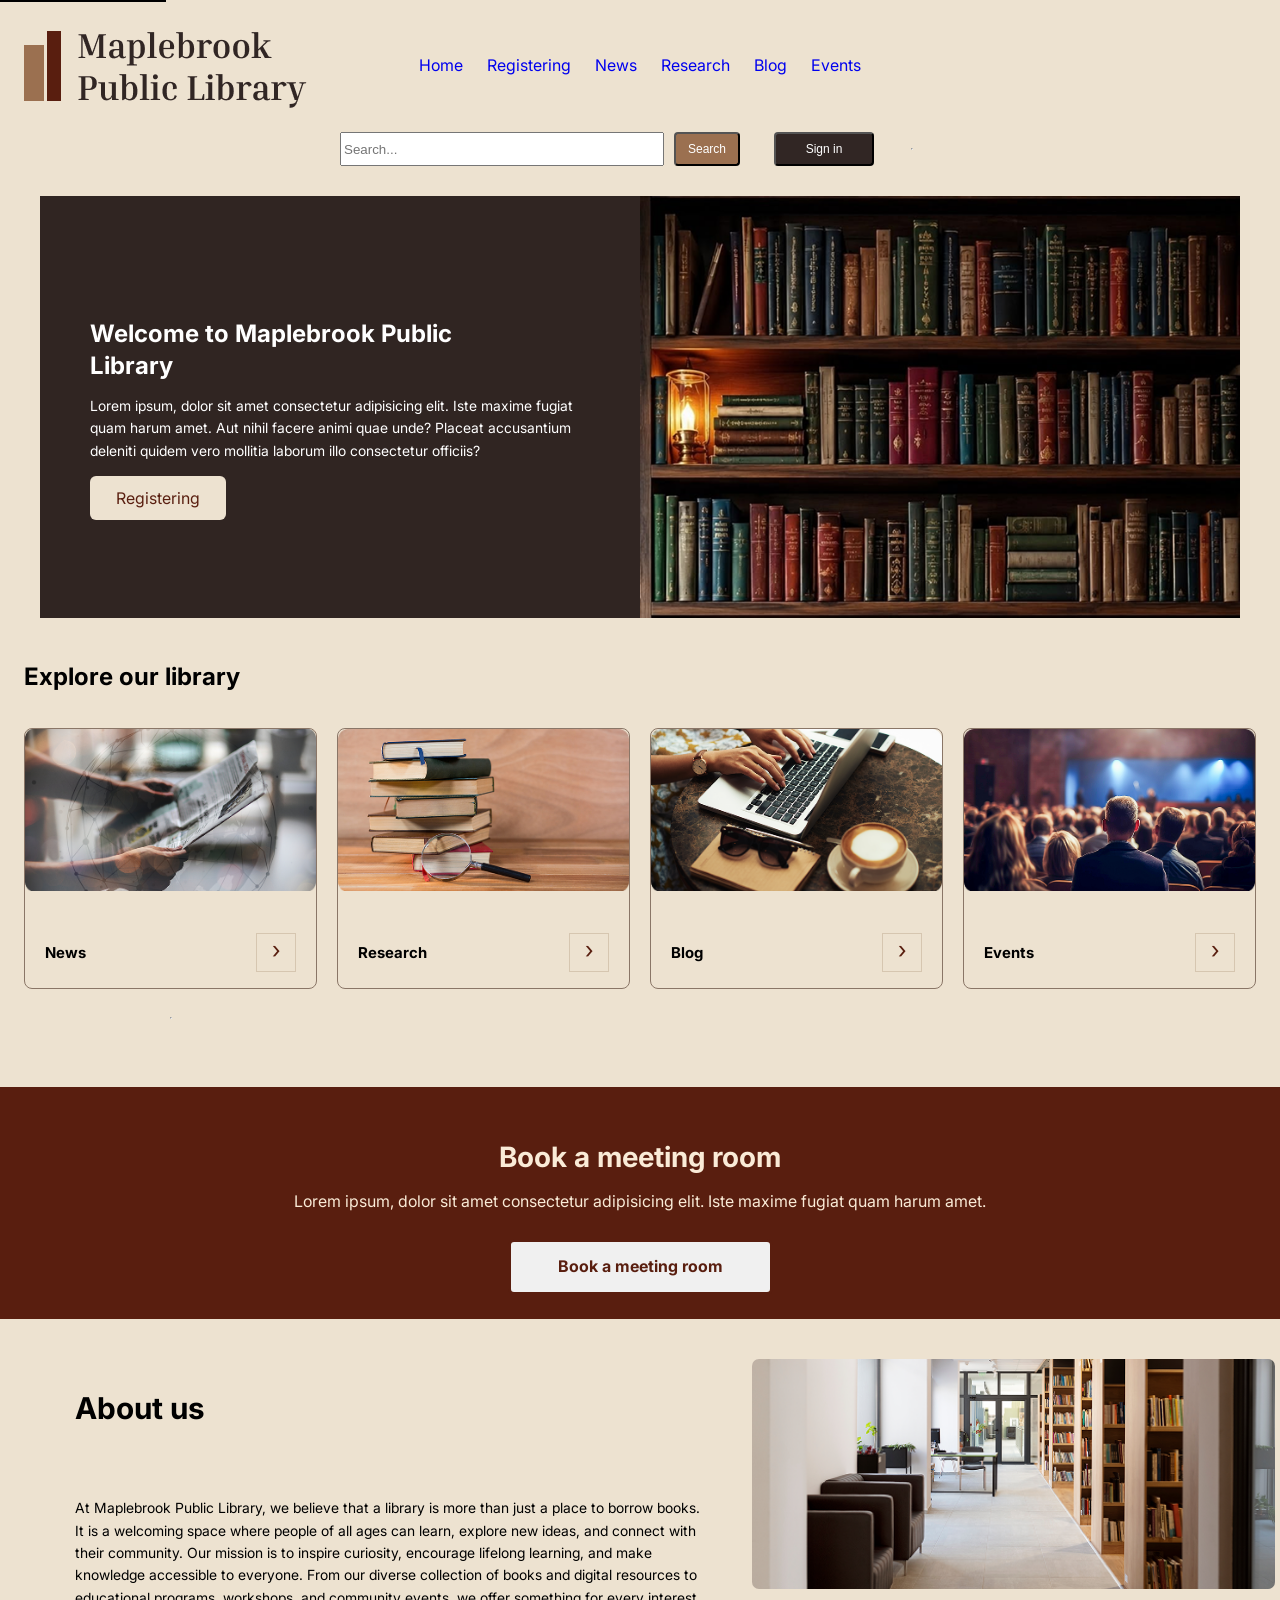
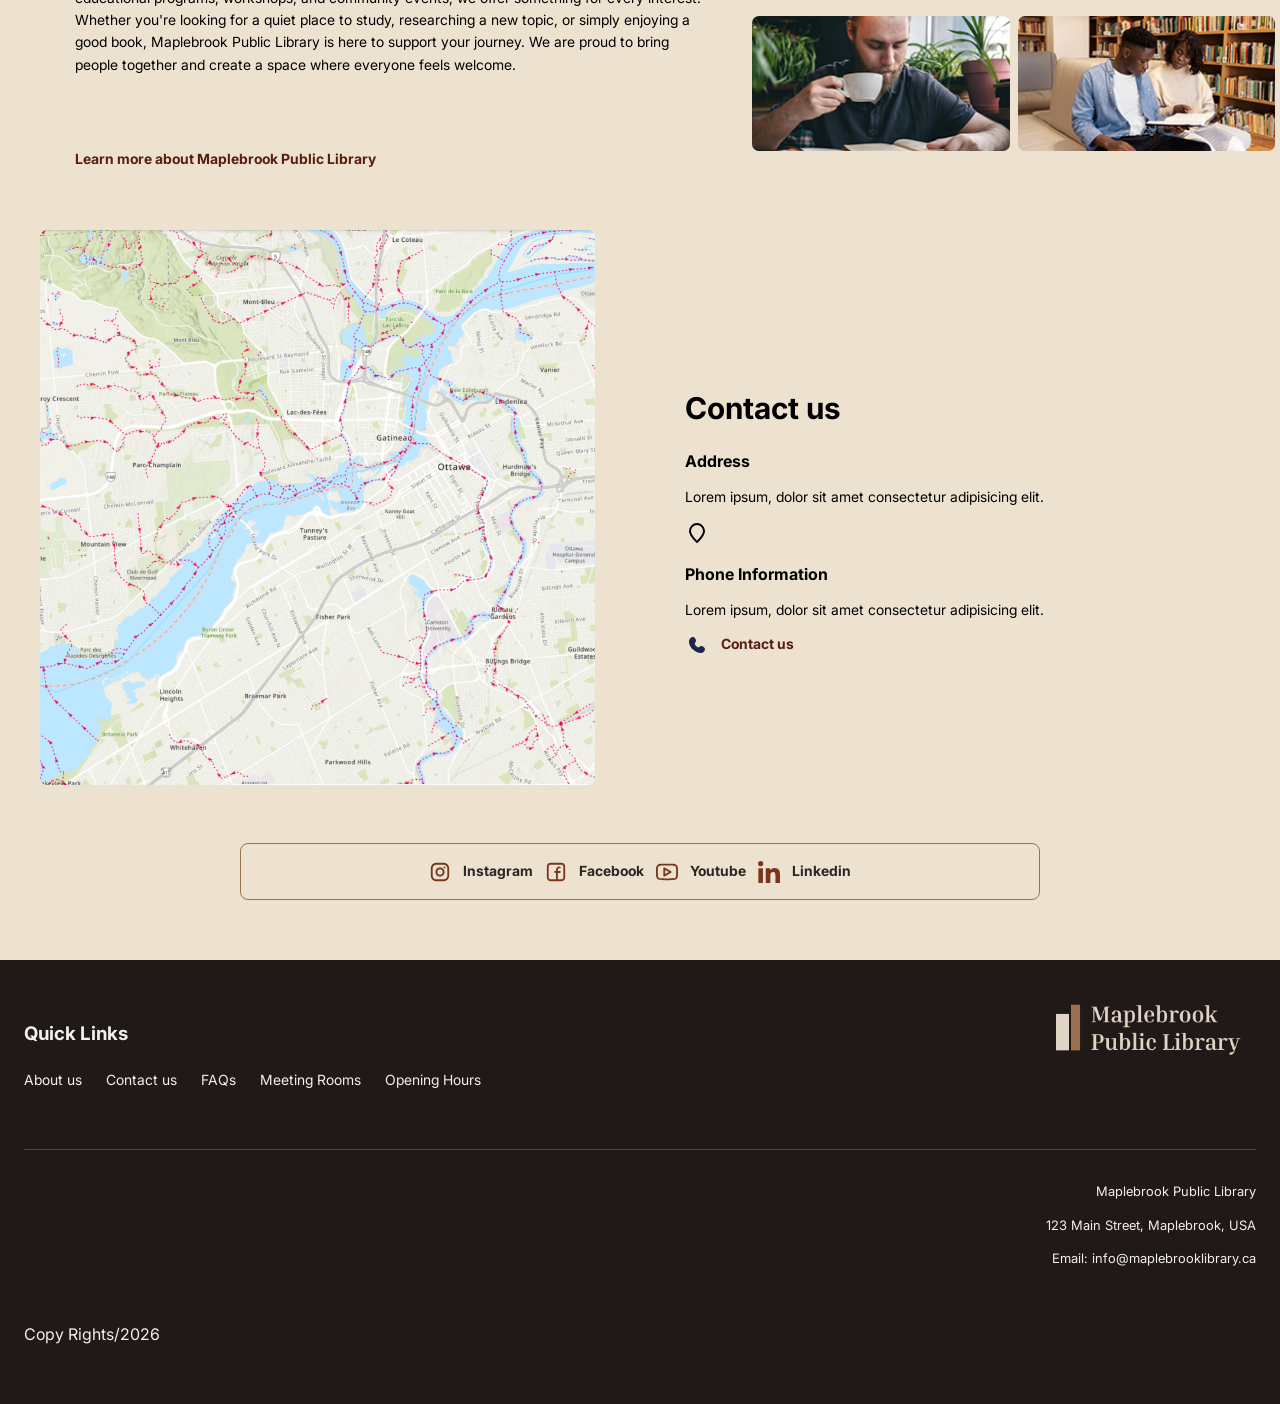
<file: index.html>
<!DOCTYPE html>
<html lang="en">
<!-- Structured Data: Library -->
<script type="application/ld+json">
{
  "@context": "https://schema.org",
  "@type": "Library",
  "name": "Maplebrook Public Library",
  "url": "https://kimia-sm.github.io/Week-11/",
  "description": "Explore books, digital resources, community events, and learning opportunities at Maplebrook Public Library."
}
</script>

<head>
  <meta charset="UTF-8">
  <link rel="stylesheet" href="./styles.css">
  <meta name="viewport" content="width=device-width, initial-scale=1.0">
  <meta name="description"
    content="Discover Maplebrook Public Library, your place to explore books, digital resources, community events, and learning opportunities for readers of all ages.">
  <title>Books & Community Resources | Maplebrook Public Library</title>
  <link rel="canonical" href="https://kimia-sm.github.io/Week-11/">
  <meta property="og:title" content="Maplebrook Public Library">
  <meta property="og:description"
    content="The place to explore books, digital resources, community events, and learning opportunities">
  <meta property="og:image" content="https://kimia-sm.github.io/Week-11/Images/HeroImage.png">
  <meta property="og:url" content="https://kimia-sm.github.io/Week-11/">
  <meta property="og:type" content="website">
</head>

<body>
  <a href="#main" class="skip-link">Skip to main content</a>

  <!-- Header -->
  <header class="site-header">
    <img src="Images/LOGO.png" alt="Maplebrook Public Library Logo">

    <!-- Main Navigation -->

    <nav class="main-nav" aria-label="Main">
      <ul>
        <li><a href="index.html" class="active">Home</a></li>
        <li><a href="Registering.html">Registering</a></li>
        <li><a href="News.html">News</a></li>
        <li><a href="Researches.html">Research</a></li>
        <li><a href="Blog.html">Blog</a></li>
        <li><a href="Events.html">Events</a></li>
      </ul>
    </nav>
  </header>
  <div class="search-container">
    <search class="search-bar">
      <input type="text" placeholder="Search...">
      <button type="submit" class="search-button">Search</button>
    </search>
    <button class="log-in-button" onclick="window.location.href='Login.html'">Sign in</button>
    <hr>
  </div>

  <!-- Main Content -->
  <main id="main">

    <!-- Hero Section -->
    <div class="hero">
      <div class="hero-copy">
        <h1>Welcome to Maplebrook Public Library</h1>
        <p>Lorem ipsum, dolor sit amet consectetur adipisicing elit. Iste maxime fugiat quam harum amet. Aut nihil
          facere animi quae unde? Placeat accusantium deleniti quidem vero mollitia laborum illo consectetur officiis?
        </p>
        <a class="register-link" href="Registering.html">Registering</a>
      </div>
      <img src="Images/HeroImage.png" class="hero-image"
        alt="Interior of Maplebrook Public Library with shelves of books" width="600" height="400">
    </div>

    <!-- Featured Content -->
    <section>
      <h2 class="featured-content">Explore our library</h2>
      <div class="card">
        <div class="card-container">
          <img src="Images/News.png" alt="Reading a newspaper" width="250" height="150">
          <br>
          <a href="News.html">News</a>
        </div>
        <div class="card-container">
          <img src="Images/Researches.png" alt="Several books for reading" width="250" height="150">
          <br>
          <a href="Researches.html">Research</a>
        </div>
        <div class="card-container">
          <img src="Images/Blog.png" alt="Typing on a laptop" width="250" height="150">
          <br>
          <a href="Blog.html">Blog</a>
        </div>
        <div class="card-container">
          <img src="Images/Events.png" alt="An event room with chairs and a projector" width="250" height="150">
          <br>
          <a href="Events.html">Events</a>
        </div>
        <hr>
      </div>
    </section>

    <!-- Meeting Room Booking -->
    <section class="meeting-room">
      <h2>
        Book a meeting room
      </h2>
      <p>Lorem ipsum, dolor sit amet consectetur adipisicing elit. Iste maxime fugiat quam harum amet.</p>
      <a class="booking" href="Events.html">Book a meeting room</a>

    </section>

    <!-- About us -->
    <section class="about-section">
      <div class="about-copy">
        <h2>
          About us
        </h2>
        <br>
        <p>At Maplebrook Public Library, we believe that a library is more than just a place to borrow books. It is a
          welcoming space where people of all ages can learn, explore new ideas, and connect with their community.

          Our mission is to inspire curiosity, encourage lifelong learning, and make knowledge accessible to everyone.
          From our diverse collection of books and digital resources to educational programs, workshops, and community
          events, we offer something for every interest.

          Whether you're looking for a quiet place to study, researching a new topic, or simply enjoying a good book,
          Maplebrook Public Library is here to support your journey. We are proud to bring people together and create a
          space where everyone feels welcome.</p>
        <br>
        <a class="register-link" href="About-us.html">Learn more about Maplebrook Public Library</a>
      </div>
      <div class="about-photos">
        <img src="Images/Aboutus1.png" alt="The corridor of the library" width="300" height="200">
        <img src="Images/Aboutus2.png" alt="A man reading a book with a cup of coffee" width="300" height="200">
        <img src="Images/Aboutus3.png" alt="Group study section of the library" width="300" height="200">
      </div>
    </section>

    <!-- Contact us -->
    <section class="contact-section">
      <div class="contact-map">
        <img src="Images/Map.picture.png" alt="Map of the library location">
      </div>
      <div class="contact-copy">
        <h2>Contact us</h2>
        <h3>Address</h3>
        <p>Lorem ipsum, dolor sit amet consectetur adipisicing elit.</p>
        <a class="register-link" href="https://www.google.ca/maps" target="_blank" rel="noopener noreferrer"
          aria-label="Find Maplebrook Public Library on Google Maps">
          <img src="Icons/location-pin-alt-svgrepo-com.svg" alt="">
        </a>
        <h3>Phone Information</h3>
        <p>Lorem ipsum, dolor sit amet consectetur adipisicing elit.</p>
        <img src="Icons/phone-rounded-svgrepo-com.svg" alt="Phone icon">
        <a class="register-link" href="tel:437-456-7890" aria-label="Call Maplebrook Public Library">Contact us</a>
      </div>
    </section>

    <!-- Social Media -->
    <div class="social-nav">
      <img src="Icons/instagram-svgrepo-com.svg" alt="Instagram icon" width="24" height="24">
      <a href="https://www.instagram.com">Instagram</a>
      <img src="Icons/facebook-svgrepo-com.svg" alt="Facebook icon" width="24" height="24">
      <a href="https://www.facebook.com">Facebook </a>
      <img src="Icons/youtube-svgrepo-com.svg" alt="Youtube icon" width="24" height="24">
      <a href="https://www.youtube.com">Youtube </a>
      <img src="Icons/linkedin-logo-svgrepo-com.svg" alt="Linkedin icon" width="24" height="24">
      <a href="https://www.linkedin.com">Linkedin </a>
    </div>

  </main>

  <!-- main footer -->
  <footer class="site-footer">
    <div class="footer-brand">
      <img src="Images/Logo-Footer.png" alt="Maplebrook Public Library Logo" width="200" height="50">
    </div>
    <div class="footer-legal">
      <p>Maplebrook Public Library</p>
      <p>123 Main Street, Maplebrook, USA</p>
      <p>Email: info@maplebrooklibrary.ca</p>
    </div>
    <nav aria-label="Footer">
      <h3>Quick Links</h3>
      <ul>
        <li><a href="About-us.html">About us</a></li>
        <li><a href="Contact-us.html">Contact us</a></li>
        <li><a href="FAQ.html">FAQs</a></li>
        <li><a href="Events.html">Meeting Rooms</a></li>
        <li><a href="Registering.html">Opening Hours</a></li>
      </ul>
    </nav>
    <p>Copy Rights/2026</p>
  </footer>
</body>

</html>
</file>
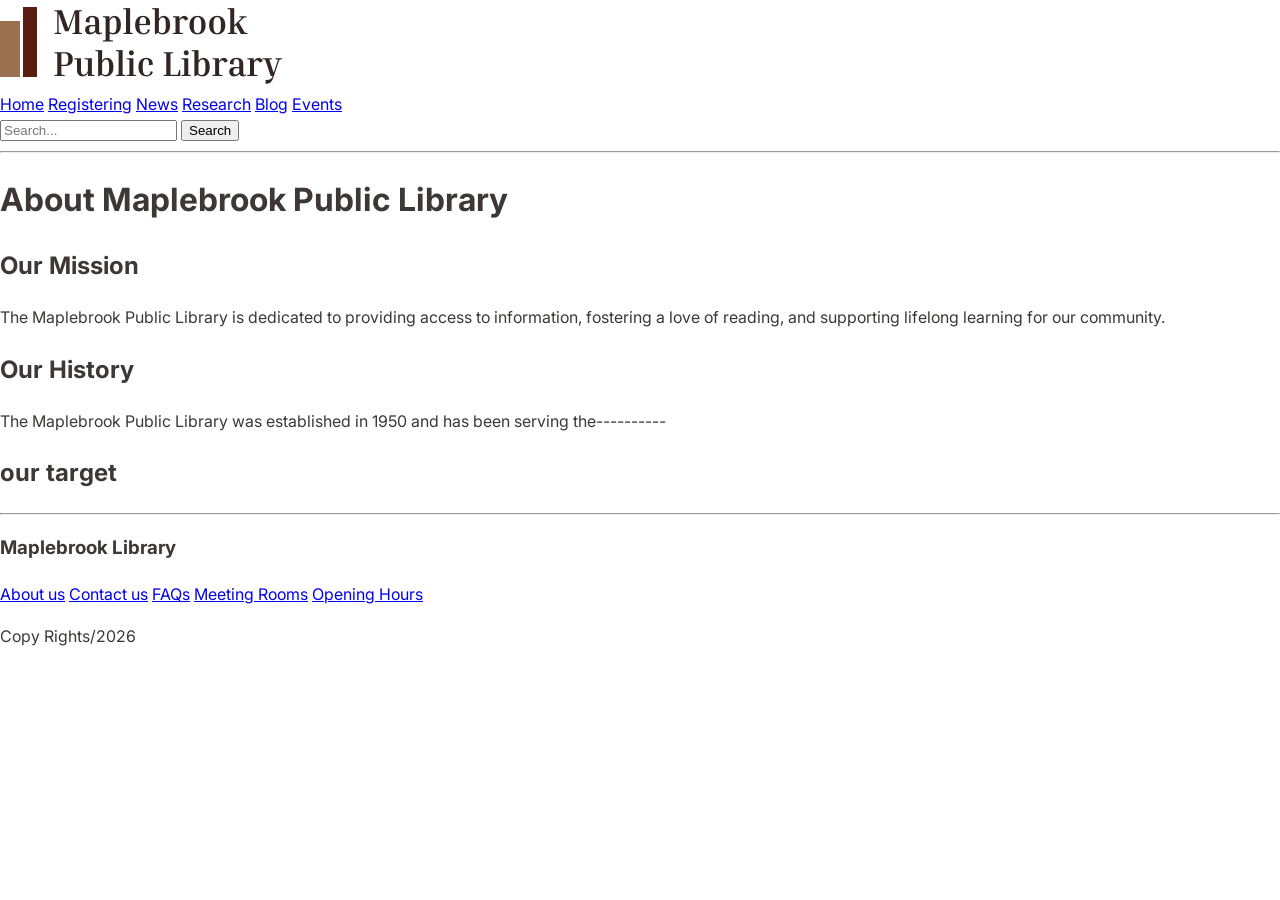
<file: About-us.html>
<!DOCTYPE html>
<html lang="en">

<head>
    <meta charset="UTF-8">
    <link rel="stylesheet" href="./styles.css">
    <meta name="viewport" content="width=device-width, initial-scale=1.0">
    <title>About us page</title>
    <style>
        body {
            font-family: Inter, Arial, sans-serif;
            color: #3d3737;
            background: #ffffff;
        }

        .tagline {
            color: #4e4e4e;
        }

        a:focus-visible {
            outline: 3px solid #0b319a;
            outline-offset: 3px;
        }

        .skip-link {
            position: absolute;
            top: -100px;
            left: 0;
            z-index: 100;
            background: #ffffff;
            padding: 8px 16px;
        }

        .skip-link:focus {
            top: 0;
        }
    </style>
</head>

<body>
    <!-- Header -->
    <header>
        <img src="Images/LOGO.png" alt="Maplebrook Public Library Logo">

        <!-- Main Navigation -->
        <nav aria-label="Main">
            <a href="index.html">Home</a>
            <a href="Registering.html">Registering</a>
            <a href="News.html">News</a>
            <a href="Researches.html">Research</a>
            <a href="Blog.html">Blog</a>
            <a href="Events.html">Events</a>
        </nav>
        <search>
            <form method="get" action="search_results.html">
                <input type="text" name="query" placeholder="Search...">
                <button type="submit">Search</button>
            </form>
        </search>
        <hr>
    </header>

    <h1>About Maplebrook Public Library</h1>
    <section>
        <h2>Our Mission</h2>
        <p>The Maplebrook Public Library is dedicated to providing access to information, fostering a love of reading,
            and supporting lifelong learning for our community.</p>

        <h2>Our History</h2>
        <p>The Maplebrook Public Library was established in 1950 and has been serving the----------

        <h2>our target</h2>
        <p></p>
        <hr>
        <!-- main footer -->
        <footer aria-label="Footer">
            <h3>Maplebrook Library</h3>
            <a href="About-us.html">About us</a>
            <a href="Contact-us.html">Contact us</a>
            <a href="FAQ.html">FAQs</a>
            <a href="Events.html">Meeting Rooms</a>
            <a href="Registering.html">Opening Hours</a>
            <p>Copy Rights/2026</p>
        </footer>
</body>

</html>
</file>
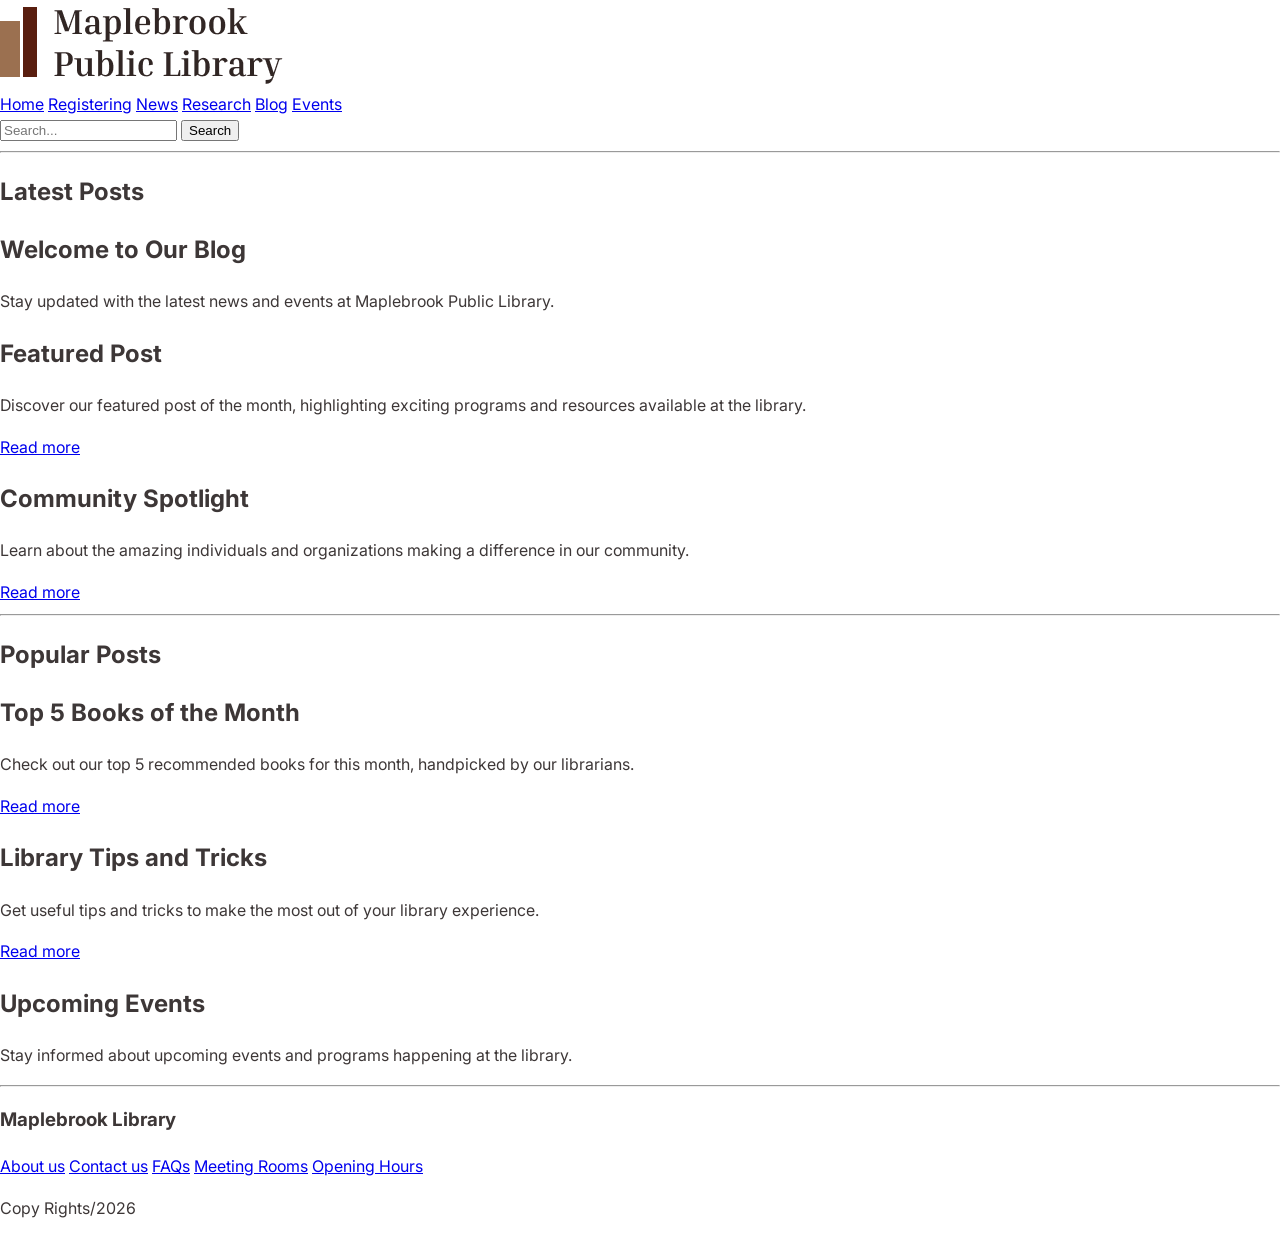
<file: Blog.html>
<!DOCTYPE html>
<html lang="en">

<head>
  <meta charset="UTF-8">
  <link rel="stylesheet" href="./styles.css">
  <meta name="viewport" content="width=device-width, initial-scale=1.0">
  <title>Blog page</title>
  <style>
    body {
      font-family: Inter, Arial, sans-serif;
      color: #3d3737;
      background: #ffffff;
    }

    .tagline {
      color: #4e4e4e;
    }

    a:focus-visible {
      outline: 3px solid #0b319a;
      outline-offset: 3px;
    }

    .skip-link {
      position: absolute;
      top: -100px;
      left: 0;
      z-index: 100;
      background: #ffffff;
      padding: 8px 16px;
    }

    .skip-link:focus {
      top: 0;
    }
  </style>
</head>

<body>
  <a href="#main" class="skip-link">Skip to main content</a>

  <!-- Header -->
  <header>
    <img src="Images/LOGO.png" alt="Maplebrook Public Library Logo">

    <!-- Main Navigation -->
    <nav aria-label="Main">
      <a href="index.html">Home</a>
      <a href="Registering.html">Registering</a>
      <a href="News.html">News</a>
      <a href="Researches.html">Research</a>
      <a href="Blog.html">Blog</a>
      <a href="Events.html">Events</a>
    </nav>
    <search>
      <form method="get" action="search_results.html">
        <input type="text" name="query" placeholder="Search...">
        <button type="submit">Search</button>
      </form>
    </search>
    <hr>
  </header>

  <!-- main content -->
  <main id="main">
    <section>
      <h1>Latest Posts</h1>
      <article>
        <h2>Welcome to Our Blog</h2>
        <p>Stay updated with the latest news and events at Maplebrook Public Library.</p>
      </article>
      <article>
        <h2>Featured Post</h2>
        <p>Discover our featured post of the month, highlighting exciting programs and resources available at
          the library.</p>
        <a href="https://www.maplebrooklibrary.ca/blog/featured-post">Read more</a>
      </article>
      <article>
        <h2>Community Spotlight</h2>
        <p>Learn about the amazing individuals and organizations making a difference in our community.</p>
        <a href="https://www.maplebrooklibrary.ca/blog/community-spotlight">Read more</a>
      </article>
    </section>
    <hr>

    <section>
      <h1>Popular Posts</h1>
      <article>
        <h2>Top 5 Books of the Month</h2>
        <p>Check out our top 5 recommended books for this month, handpicked by our librarians.</p>
        <a href="https://www.maplebrooklibrary.ca/blog/top-5-books">Read more</a>
      </article>
      <article>
        <h2>Library Tips and Tricks</h2>
        <p>Get useful tips and tricks to make the most out of your library experience.</p>
        <a href="https://www.maplebrooklibrary.ca/blog/library-tips">Read more</a>
      </article>
      <article>
        <h2>Upcoming Events</h2>
        <p>Stay informed about upcoming events and programs happening at the library.</p>
      </article>
      <hr>
    </section>
  </main>

  <!-- main footer -->
  <footer aria-label="Footer">
    <h3>Maplebrook Library</h3>
    <a href="About-us.html">About us</a>
    <a href="Contact-us.html">Contact us</a>
    <a href="FAQ.html">FAQs</a>
    <a href="Events.html">Meeting Rooms</a>
    <a href="Registering.html">Opening Hours</a>
    <p>Copy Rights/2026</p>
  </footer>
</body>

</html>
</file>
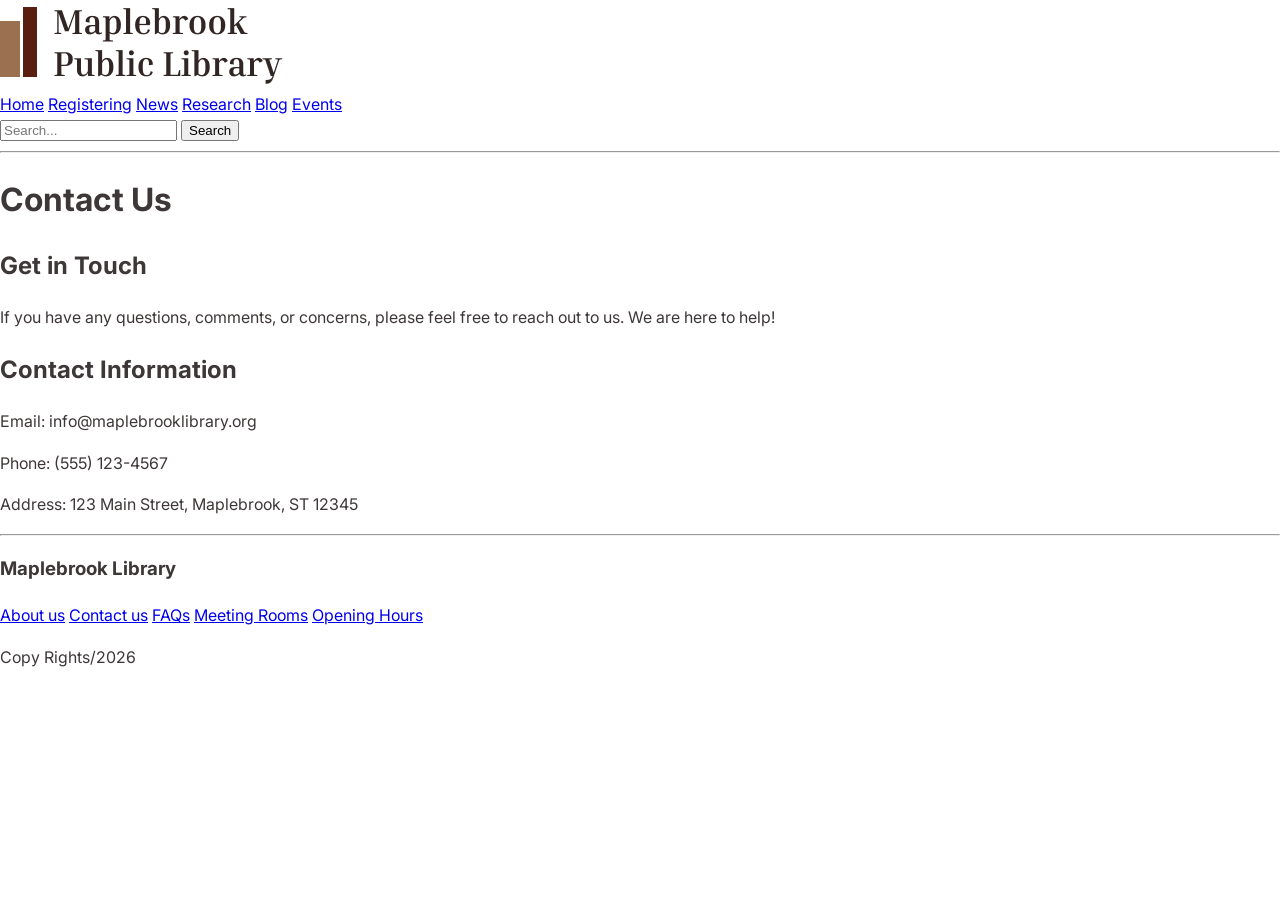
<file: Contact-us.html>
<!DOCTYPE html>
<html lang="en">

<head>
    <meta charset="UTF-8">
    <link rel="stylesheet" href="./styles.css">
    <meta name="viewport" content="width=device-width, initial-scale=1.0">
    <title>Contact Us page</title>
    <style>
        body {
            font-family: Inter, Arial, sans-serif;
            color: #3d3737;
            background: #ffffff;
        }

        .tagline {
            color: #4e4e4e;
        }

        a:focus-visible {
            outline: 3px solid #0b319a;
            outline-offset: 3px;
        }

        .skip-link {
            position: absolute;
            top: -100px;
            left: 0;
            z-index: 100;
            background: #ffffff;
            padding: 8px 16px;
        }

        .skip-link:focus {
            top: 0;
        }
    </style>
</head>

<body>
    <!-- Header -->
    <header>
        <img src="Images/LOGO.png" alt="Maplebrook Public Library Logo">

        <!-- Main Navigation -->
        <nav aria-label="Main">
            <a href="index.html">Home</a>
            <a href="Registering.html">Registering</a>
            <a href="News.html">News</a>
            <a href="Researches.html">Research</a>
            <a href="Blog.html">Blog</a>
            <a href="Events.html">Events</a>
        </nav>
        <search>
            <form method="get" action="search_results.html">
                <input type="text" name="query" placeholder="Search...">
                <button type="submit">Search</button>
            </form>
        </search>
        <hr>
    </header>
    <h1>Contact Us</h1>
    <section>
        <h2>Get in Touch</h2>
        <p>If you have any questions, comments, or concerns, please feel free to reach out to us. We are here to help!
        </p>

        <h2>Contact Information</h2>
        <p>Email: info@maplebrooklibrary.org</p>
        <p>Phone: (555) 123-4567</p>
        <p>Address: 123 Main Street, Maplebrook, ST 12345</p>
        <hr>
    </section>

    <!-- main footer -->
    <footer aria-label="Footer">
        <h3>Maplebrook Library</h3>
        <a href="About-us.html">About us</a>
        <a href="Contact-us.html">Contact us</a>
        <a href="FAQ.html">FAQs</a>
        <a href="Events.html">Meeting Rooms</a>
        <a href="Registering.html">Opening Hours</a>
        <p>Copy Rights/2026</p>
    </footer>
</body>

</html>
</file>
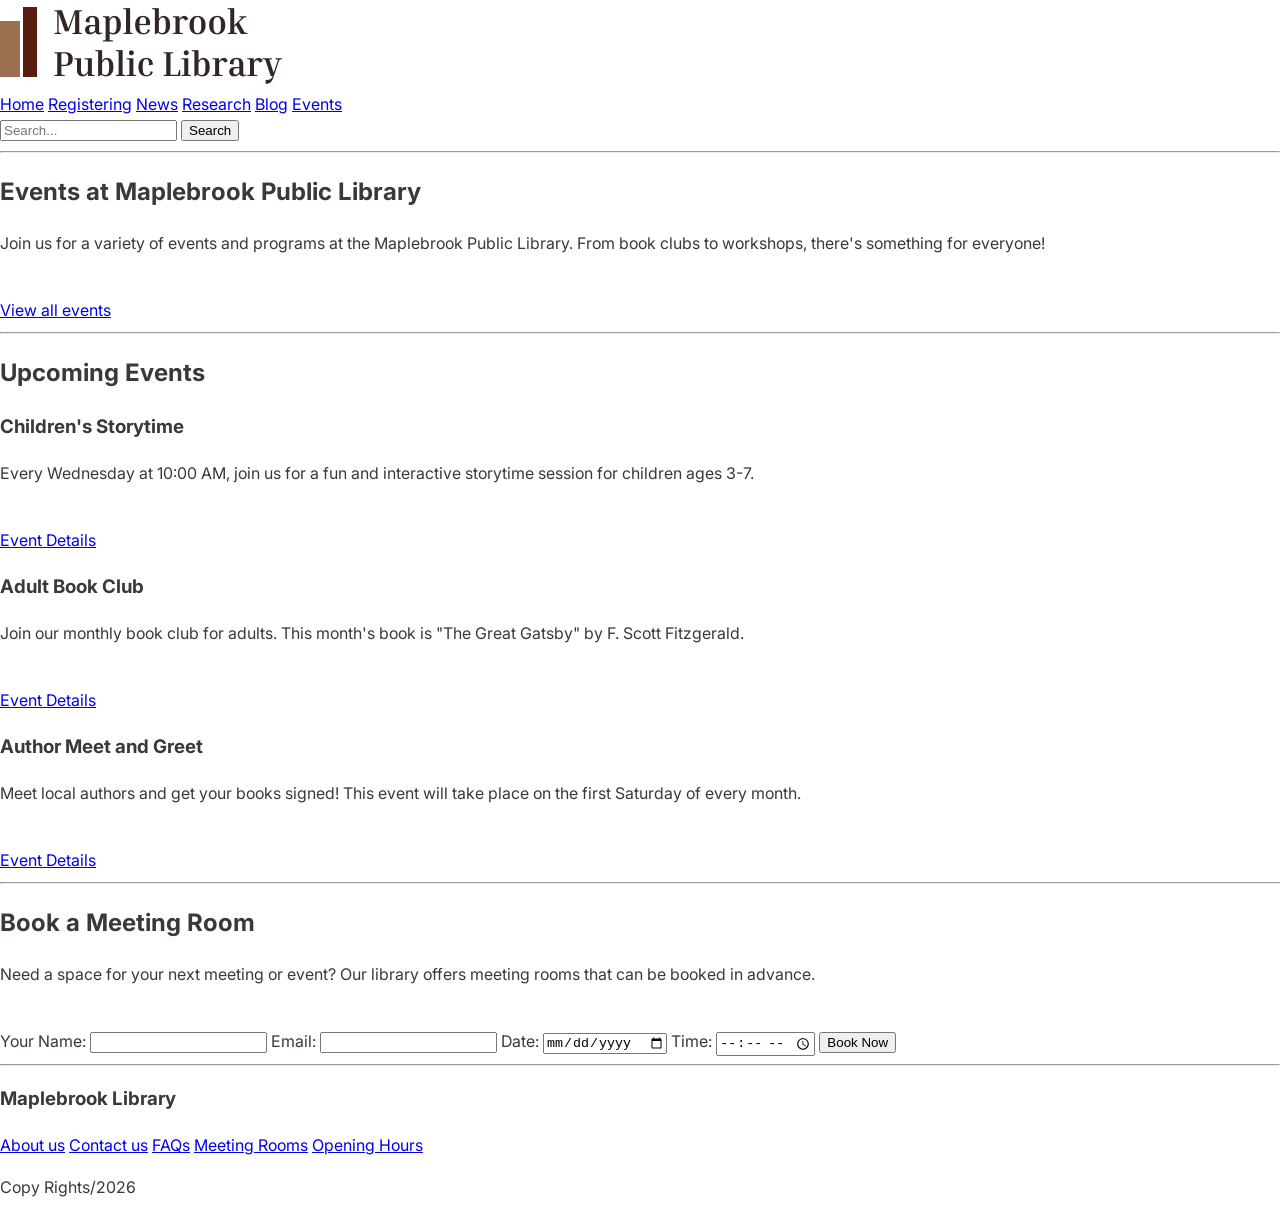
<file: Events.html>
<!DOCTYPE html>
<html lang="en">

<head>
  <meta charset="UTF-8">
  <link rel="stylesheet" href="./styles.css">
  <meta name="viewport" content="width=device-width, initial-scale=1.0">
  <title>Events page</title>
  <style>
    body {
      font-family: Inter, Arial, sans-serif;
      color: #3d3737;
      background: #ffffff;
    }

    .tagline {
      color: #4e4e4e;
    }

    a:focus-visible {
      outline: 3px solid #0b319a;
      outline-offset: 3px;
    }

    .skip-link {
      position: absolute;
      top: -100px;
      left: 0;
      z-index: 100;
      background: #ffffff;
      padding: 8px 16px;
    }

    .skip-link:focus {
      top: 0;
    }
  </style>
</head>

<body>
  <a href="#main" class="skip-link">Skip to main content</a>

  <!-- Header -->
  <header>
    <img src="Images/LOGO.png" alt="Maplebrook Public Library Logo">

    <!-- Main Navigation -->
    <nav aria-label="Main">
      <a href="index.html">Home</a>
      <a href="Registering.html">Registering</a>
      <a href="News.html">News</a>
      <a href="Researches.html">Research</a>
      <a href="Blog.html">Blog</a>
      <a href="Events.html">Events</a>
    </nav>
    <search>
      <form method="get" action="search_results.html">
        <input type="text" name="query" placeholder="Search...">
        <button type="submit">Search</button>
      </form>
    </search>
    <hr>
  </header>

  <!-- main content -->
  <main id="main">
    <section>
      <h1>Events at Maplebrook Public Library</h1>
      <p>Join us for a variety of events and programs at the Maplebrook Public Library. From book clubs to workshops,
        there's something for everyone!</p>
      <br>
      <a href="https://www.maplebrooklibrary.ca/events">View all events</a>
    </section>
    <hr>
    <section class="event-list">
      <h2>Upcoming Events</h2>
      <article>
        <h3>Children's Storytime</h3>
        <p>Every Wednesday at 10:00 AM, join us for a fun and interactive storytime session for children ages 3-7.</p>
        <br>
        <a href="https://www.maplebrooklibrary.ca/events/childrens-storytime">Event Details</a>
      </article>
      <article>
        <h3>Adult Book Club</h3>
        <p>Join our monthly book club for adults. This month's book is "The Great Gatsby" by F. Scott Fitzgerald.</p>
        <br>
        <a href="https://www.maplebrooklibrary.ca/events/adult-book-club">Event Details</a>
      </article>
      <article>
        <h3>Author Meet and Greet</h3>
        <p>Meet local authors and get your books signed! This event will take place on the first Saturday of every
          month.</p>
        <br>
        <a href="https://www.maplebrooklibrary.ca/events/author-meet-and-greet">Event Details</a>
      </article>
    </section>

    <hr>
    <section class="event-registration">
      <h2>Book a Meeting Room</h2>
      <p>Need a space for your next meeting or event? Our library offers meeting rooms that can be booked in advance.
      </p>
      <br>
      <form action="book_meeting_room.php" method="POST">
        <label for="name">Your Name:</label>
        <input type="text" id="name" name="name" required>
        <label for="email">Email:</label>
        <input type="email" id="email" name="email" required>
        <label for="date">Date:</label>
        <input type="date" id="date" name="date" required>
        <label for="time">Time:</label>
        <input type="time" id="time" name="time" required>
        <button type="submit">Book Now</button>
      </form>
    </section>
    <hr>
  </main>

  <!-- main footer -->
  <footer aria-label="Footer">
    <h3>Maplebrook Library</h3>
    <a href="About-us.html">About us</a>
    <a href="Contact-us.html">Contact us</a>
    <a href="FAQ.html">FAQs</a>
    <a href="Events.html">Meeting Rooms</a>
    <a href="Registering.html">Opening Hours</a>
    <p>Copy Rights/2026</p>
  </footer>
</body>

</html>
</file>
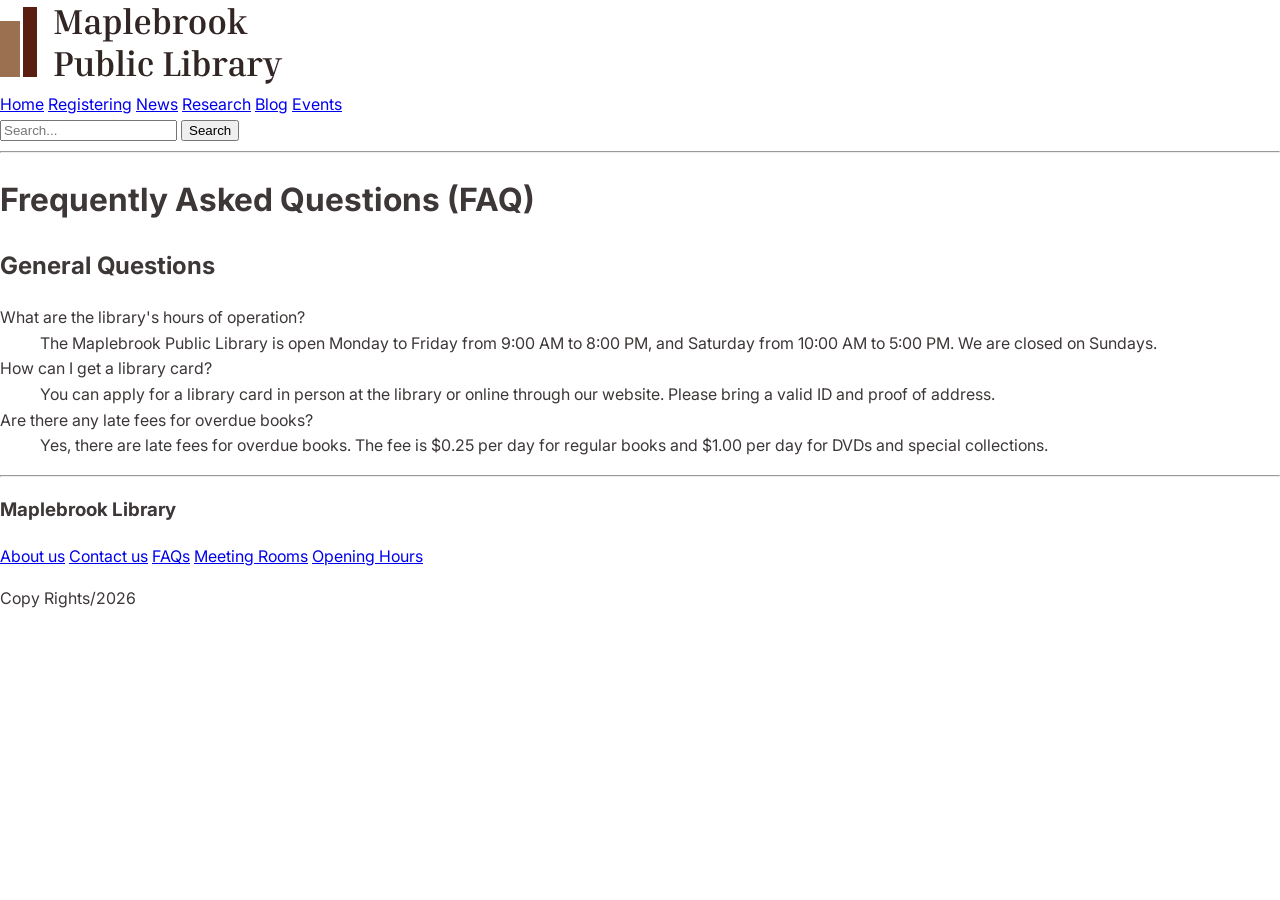
<file: FAQ.html>
<!DOCTYPE html>
<html lang="en">

<head>
    <meta charset="UTF-8">
    <link rel="stylesheet" href="./styles.css">
    <meta name="viewport" content="width=device-width, initial-scale=1.0">
    <title>FAQ Page</title>
    <style>
        body {
            font-family: Inter, Arial, sans-serif;
            color: #3d3737;
            background: #ffffff;
        }

        .tagline {
            color: #4e4e4e;
        }

        a:focus-visible {
            outline: 3px solid #0b319a;
            outline-offset: 3px;
        }

        .skip-link {
            position: absolute;
            top: -100px;
            left: 0;
            z-index: 100;
            background: #ffffff;
            padding: 8px 16px;
        }

        .skip-link:focus {
            top: 0;
        }
    </style>
</head>

<body>
    <header>
        <img src="Images/LOGO.png" alt="Maplebrook Public Library Logo">

        <!-- Main Navigation -->
        <nav aria-label="Main">
            <a href="index.html">Home</a>
            <a href="Registering.html">Registering</a>
            <a href="News.html">News</a>
            <a href="Researches.html">Research</a>
            <a href="Blog.html">Blog</a>
            <a href="Events.html">Events</a>
        </nav>
        <search>
            <form method="get" action="search_results.html">
                <input type="text" name="query" placeholder="Search...">
                <button type="submit">Search</button>
            </form>
        </search>
        <hr>
        <h1>Frequently Asked Questions (FAQ)</h1>
        <section>
            <h2>General Questions</h2>
            <dl>
                <dt>What are the library's hours of operation?</dt>
                <dd>The Maplebrook Public Library is open Monday to Friday from 9:00 AM to 8:00 PM, and Saturday from
                    10:00 AM to 5:00 PM. We are closed on Sundays.</dd>

                <dt>How can I get a library card?</dt>
                <dd>You can apply for a library card in person at the library or online through our website. Please
                    bring a valid ID and proof of address.</dd>

                <dt>Are there any late fees for overdue books?</dt>
                <dd>Yes, there are late fees for overdue books. The fee is $0.25 per day for regular books and $1.00 per
                    day for DVDs and special collections.</dd>
            </dl>
            <hr>
            <!-- main footer -->
            <footer aria-label="Footer">
                <h3>Maplebrook Library</h3>
                <a href="About-us.html">About us</a>
                <a href="Contact-us.html">Contact us</a>
                <a href="FAQ.html">FAQs</a>
                <a href="Events.html">Meeting Rooms</a>
                <a href="Registering.html">Opening Hours</a>
                <p>Copy Rights/2026</p>
            </footer>
</body>

</html>
</file>
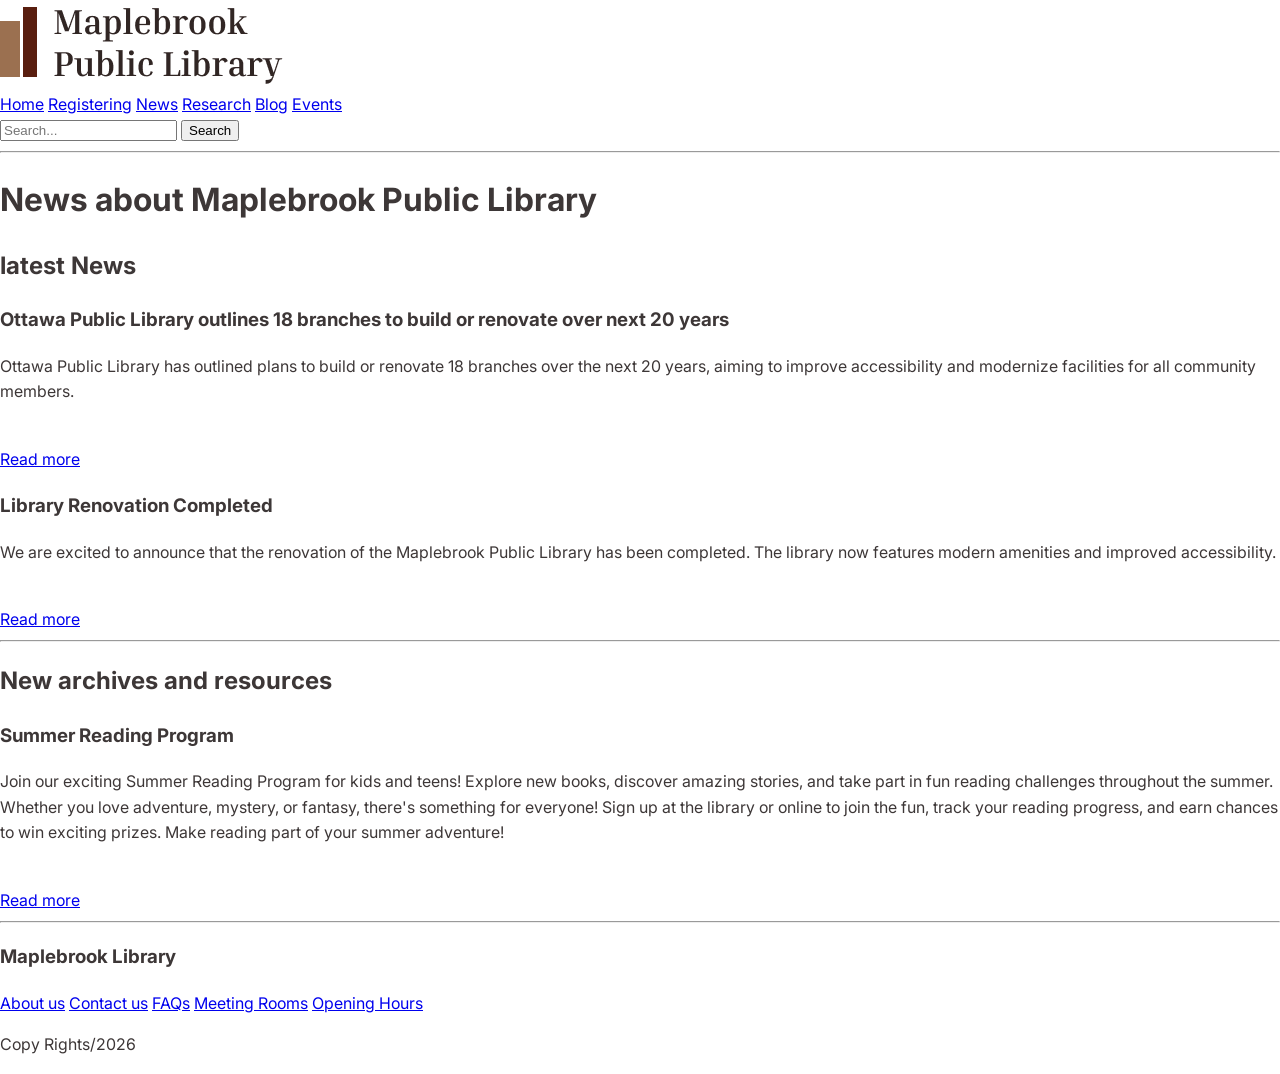
<file: News.html>
<!DOCTYPE html>
<html lang="en">

<head>
  <meta charset="UTF-8">
  <link rel="stylesheet" href="./styles.css">
  <meta name="viewport" content="width=device-width, initial-scale=1.0">
  <title>Discover news & announcements | Maplebrook Public Library</title>
  <meta name="description" content="Stay informed with the latest news, library updates, upcoming programs, and community announcements from Maplebrook Public Library. Find out what's happening!">
  <link rel="canonical" href="https://kimia-sm.github.io/Week-10/News.html">
  <style>
    body {
      font-family: Inter, Arial, sans-serif;
      color: #3d3737;
      background: #ffffff;
    }

    .tagline {
      color: #4e4e4e;
    }

    a:focus-visible {
      outline: 3px solid #0b319a;
      outline-offset: 3px;
    }

    .skip-link {
      position: absolute;
      top: -100px;
      left: 0;
      z-index: 100;
      background: #ffffff;
      padding: 8px 16px;
    }

    .skip-link:focus {
      top: 0;
    }
  </style>
</head>

<body>
  <a href="#main" class="skip-link">Skip to main content</a>

  <!-- Header -->
  <header>
    <img src="Images/LOGO.png" alt="Maplebrook Public Library Logo">

    <!-- Main Navigation -->
    <nav aria-label="Main">
      <a href="index.html">Home</a>
      <a href="Registering.html">Registering</a>
      <a href="News.html">News</a>
      <a href="Researches.html">Research</a>
      <a href="Blog.html">Blog</a>
      <a href="Events.html">Events</a>
    </nav>
    <search>
      <form method="get" action="search_results.html">
        <input type="text" name="query" placeholder="Search...">
        <button type="submit">Search</button>
      </form>
    </search>
    <hr>
  </header>

  <!-- main content -->
  <main id="main">
    <h1>News about Maplebrook Public Library</h1>
    <section>
      <h2>latest News</h2>
      <article>
        <h3>Ottawa Public Library outlines 18 branches to build or renovate over next 20 years</h3>
        <p>Ottawa Public Library has outlined plans to build or renovate 18 branches over the next 20 years, aiming to
          improve accessibility and modernize facilities for all community members.</p>
        <br>
        <a
          href="https://www.ctvnews.ca/ottawa/article/ottawa-public-library-outlines-18-branches-to-build-or-renovate-over-next-20-years/">Read
          more</a>
      </article>
      <article>
        <h3>Library Renovation Completed</h3>
        <p>We are excited to announce that the renovation of the Maplebrook Public Library has been completed. The
          library now features modern amenities and improved accessibility.</p>
        <br>
        <a href="https://inspire555.ca/construction-updates/">Read more</a>
      </article>
      <hr>
    </section>
    <section>
      <h2>New archives and resources</h2>
      <article>
        <h3>Summer Reading Program</h3>
        <p>
          Join our exciting Summer Reading Program for kids and teens! Explore new books, discover amazing stories, and
          take part in fun reading challenges throughout the summer. Whether you love adventure, mystery, or fantasy,
          there's something for everyone!

          Sign up at the library or online to join the fun, track your reading progress, and earn chances to win
          exciting prizes. Make reading part of your summer adventure!
        </p>
        <br>
        <a
          href="https://www.nightzookeeper.com/parents?utm_feeditemid=&utm_device=c&utm_term=summer%20reading%20and%20writing%20program&utm_source=google&utm_medium=cpc&utm_campaign=Parent+Product+-+WW+-+Reading+%26+Writing&hsa_cam=20905588725&hsa_grp=163023545248&hsa_mt=e&hsa_src=g&hsa_ad=686505939758&hsa_acc=2308685751&hsa_net=adwords&hsa_kw=summer%20reading%20and%20writing%20program&hsa_tgt=kwd-2305066407963&hsa_ver=3&gad_source=1&gad_campaignid=20905588725&gbraid=0AAAAADpJSHsqyCXHBSBlqw6kd-NUUg5ob&gclid=CjwKCAjwo5bXBhAEEiwAkgpgXCR77jlUrxl1IwuVC0FaHM7WxjH-Qy_fnQtppikv_N5P2Z6sW2sx9RoCYs4QAvD_BwE">Read
          more</a>
      </article>
    </section>
    <hr>
  </main>

  <!-- main footer -->
  <footer aria-label="Footer">
    <h3>Maplebrook Library</h3>
    <a href="About-us.html">About us</a>
    <a href="Contact-us.html">Contact us</a>
    <a href="FAQ.html">FAQs</a>
    <a href="Events.html">Meeting Rooms</a>
    <a href="Registering.html">Opening Hours</a>
    <p>Copy Rights/2026</p>
  </footer>
</body>

</html>
</file>
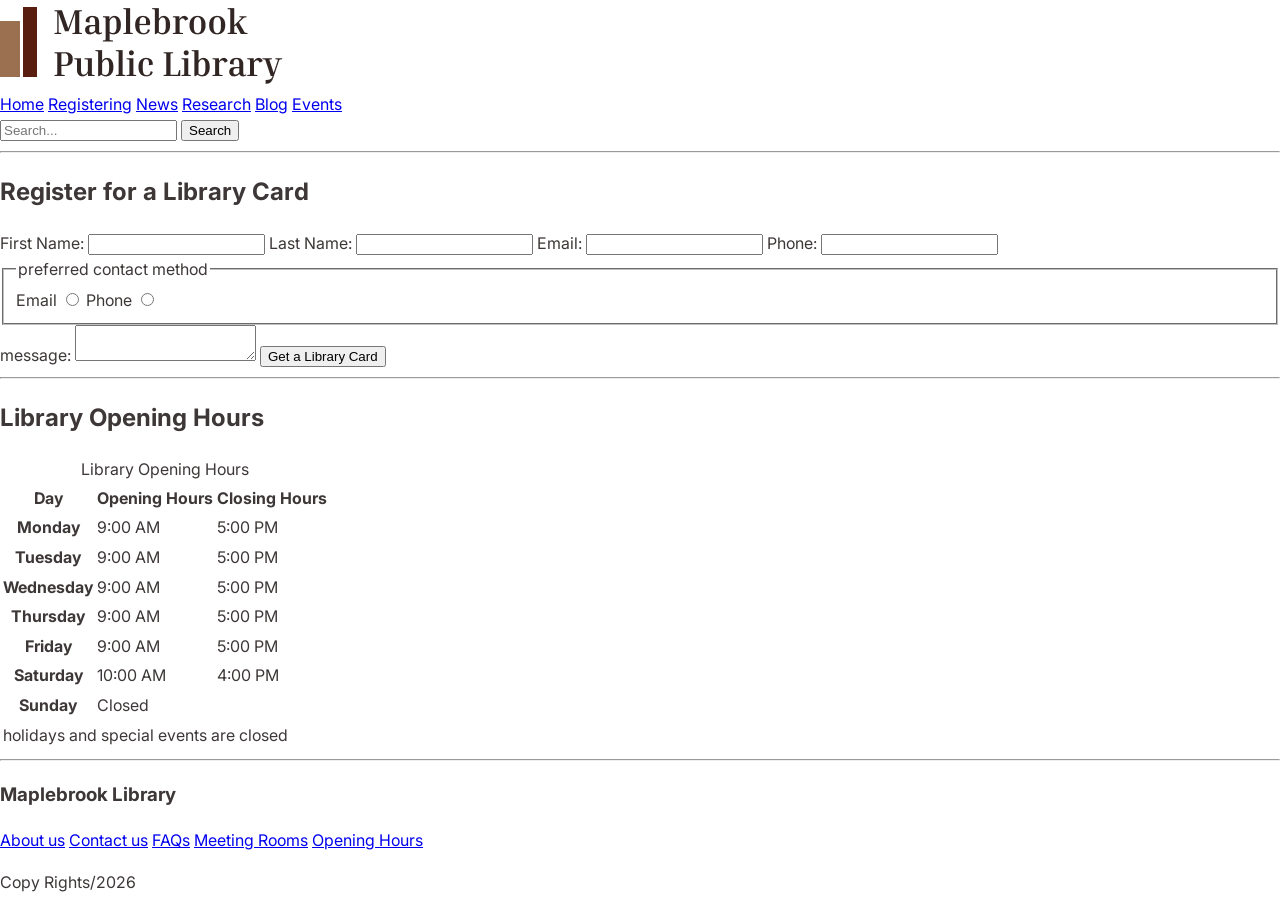
<file: Registering.html>
<!DOCTYPE html>
<html lang="en">

<head>
  <meta charset="UTF-8">
  <link rel="stylesheet" href="./styles.css">
  <meta name="viewport" content="width=device-width, initial-scale=1.0">
  <title>Registering page</title>
  <style>
    body {
      font-family: Inter, Arial, sans-serif;
      color: #3d3737;
      background: #ffffff;
    }

    .tagline {
      color: #4e4e4e;
    }

    a:focus-visible {
      outline: 3px solid #0b319a;
      outline-offset: 3px;
    }

    .skip-link {
      position: absolute;
      top: -100px;
      left: 0;
      z-index: 100;
      background: #ffffff;
      padding: 8px 16px;
    }

    .skip-link:focus {
      top: 0;
    }
  </style>
</head>

<body>
  <a href="#main" class="skip-link">Skip to main content</a>

  <!-- Header -->
  <header>
    <img src="Images/LOGO.png" alt="Maplebrook Public Library Logo">

    <!-- Main Navigation -->
    <nav aria-label="Main">
      <a href="index.html">Home</a>
      <a href="Registering.html">Registering</a>
      <a href="News.html">News</a>
      <a href="Researches.html">Research</a>
      <a href="Blog.html">Blog</a>
      <a href="Events.html">Events</a>
    </nav>
    <search>
      <form method="get" action="search_results.html">
        <input type="text" name="query" placeholder="Search...">
        <button type="submit">Search</button>
      </form>
    </search>
    <hr>
  </header>

  <!-- Main Content -->
  <main id="main">
    <section>
      <h1>Register for a Library Card</h1>
      <!-- Form -->
      <form action="submit_registration.php" method="POST">
        <label for="Firstname">First Name:</label>
        <input type="text" id="Firstname" name="Firstname" required>
        <label for="Lastname">Last Name:</label>
        <input type="text" id="Lastname" name="Lastname" required>
        <label for="email">Email:</label>
        <input type="email" id="email" name="email" required>
        <label for="phone">Phone:</label>
        <input type="tel" id="phone" name="phone" required>
        <fieldset>
          <legend>preferred contact method</legend>
          <label for="email-contact">Email</label>
          <input type="radio" id="email-contact" name="contact-method" value="email" required>
          <label for="phone-contact">Phone</label>
          <input type="radio" id="phone-contact" name="contact-method" value="phone" required>
        </fieldset>
        <label for="textarea">message:</label>
        <textarea id="textarea" name="message"></textarea>
        <button type="submit">Get a Library Card</button>
      </form>
      <hr>

      <!-- Data table -->
      <h2>Library Opening Hours</h2>
      <table>
        <caption>Library Opening Hours</caption>
        <thead>
          <tr>
            <th scope="col">Day</th>
            <th scope="col">Opening Hours</th>
            <th scope="col">Closing Hours</th>
          </tr>
        </thead>
        <tbody>
          <tr>
            <th scope="row">Monday</th>
            <td>9:00 AM</td>
            <td>5:00 PM</td>
          </tr>
          <tr>
            <th scope="row">Tuesday</th>
            <td>9:00 AM</td>
            <td>5:00 PM</td>
          </tr>
          <tr>
            <th scope="row">Wednesday</th>
            <td>9:00 AM</td>
            <td>5:00 PM</td>
          </tr>
          <tr>
            <th scope="row">Thursday</th>
            <td>9:00 AM</td>
            <td>5:00 PM</td>
          </tr>
          <tr>
            <th scope="row">Friday</th>
            <td>9:00 AM</td>
            <td>5:00 PM</td>
          </tr>
          <tr>
            <th scope="row">Saturday</th>
            <td>10:00 AM</td>
            <td>4:00 PM</td>
          </tr>
          <tr>
            <th scope="row">Sunday</th>
            <td colspan="2">Closed</td>
          </tr>
        </tbody>
        <tfoot>
          <tr>
            <td colspan="3">holidays and special events are closed</td>
          </tr>
        </tfoot>
      </table>
    </section>
  </main>
  <hr>
  <!-- main footer -->
  <footer aria-label="Footer">
    <h3>Maplebrook Library</h3>
    <a href="About-us.html">About us</a>
    <a href="Contact-us.html">Contact us</a>
    <a href="FAQ.html">FAQs</a>
    <a href="Events.html">Meeting Rooms</a>
    <a href="Registering.html">Opening Hours</a>
    <p>Copy Rights/2026</p>
  </footer>
</body>

</html>
</file>
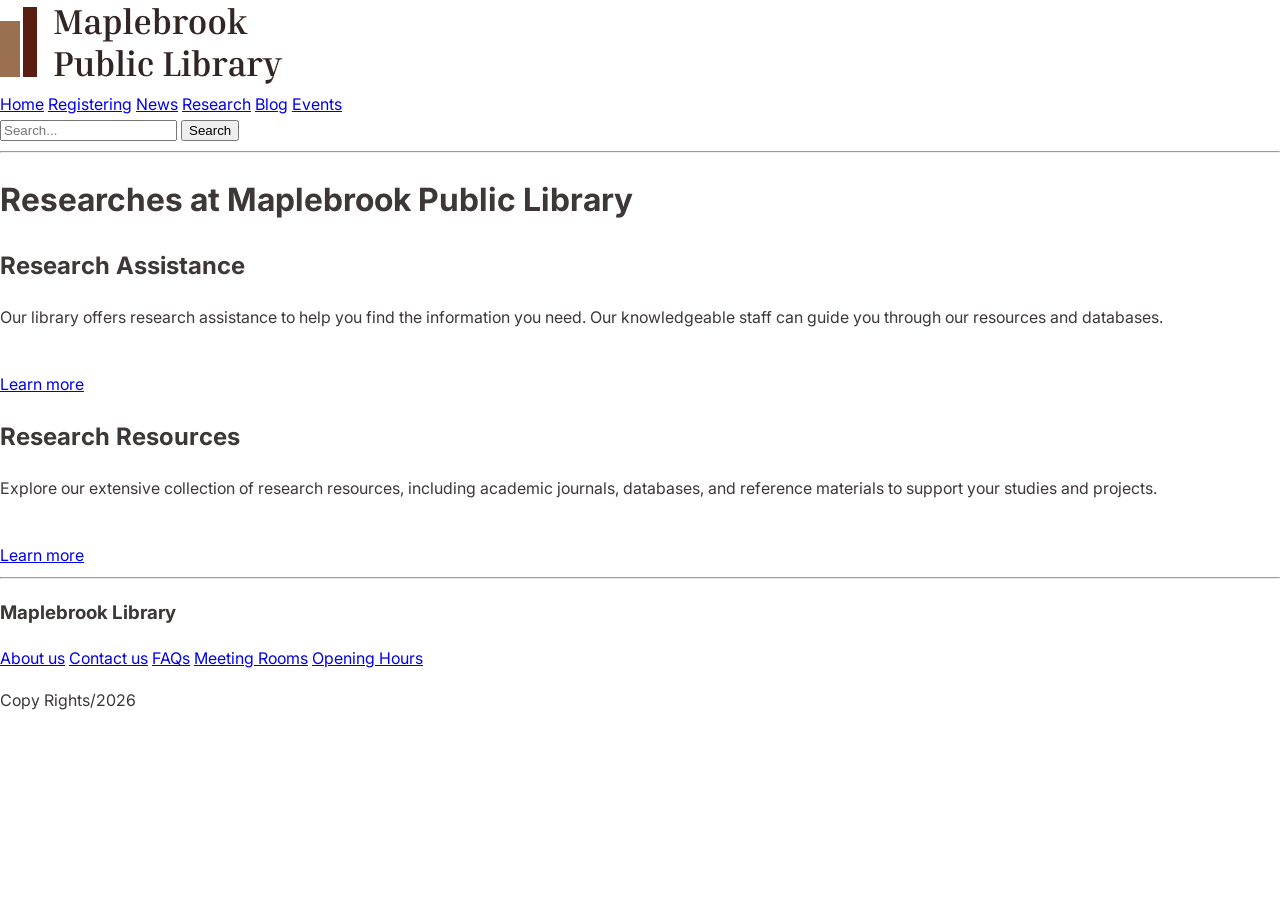
<file: Researches.html>
<!DOCTYPE html>
<html lang="en">

<head>
  <meta charset="UTF-8">
  <link rel="stylesheet" href="./styles.css">
  <meta name="viewport" content="width=device-width, initial-scale=1.0">
  <title>Research page</title>
  <style>
    body {
      font-family: Inter, Arial, sans-serif;
      color: #3d3737;
      background: #ffffff;
    }

    .tagline {
      color: #4e4e4e;
    }

    a:focus-visible {
      outline: 3px solid #0b319a;
      outline-offset: 3px;
    }

    .skip-link {
      position: absolute;
      top: -100px;
      left: 0;
      z-index: 100;
      background: #ffffff;
      padding: 8px 16px;
    }

    .skip-link:focus {
      top: 0;
    }
  </style>
</head>

<body>
  <a href="#main" class="skip-link">Skip to main content</a>

  <!-- Header -->
  <header>
    <img src="Images/LOGO.png" alt="Maplebrook Public Library Logo">

    <!-- Main Navigation -->
    <nav aria-label="Main">
      <a href="index.html">Home</a>
      <a href="Registering.html">Registering</a>
      <a href="News.html">News</a>
      <a href="Researches.html">Research</a>
      <a href="Blog.html">Blog</a>
      <a href="Events.html">Events</a>
    </nav>
    <search>
      <form method="get" action="search_results.html">
        <input type="text" name="query" placeholder="Search...">
        <button type="submit">Search</button>
      </form>
    </search>
    <hr>
  </header>

  <!-- main content -->
  <main id="main">
    <h1>Researches at Maplebrook Public Library</h1>
    <article>
      <h2>Research Assistance</h2>
      <p>Our library offers research assistance to help you find the information you need. Our knowledgeable staff can
        guide you through our resources and databases.</p>
      <br>
      <a href="https://www.maplebrooklibrary.ca/research-assistance">Learn more</a>
    </article>
    <article>
      <h2>Research Resources</h2>
      <p>Explore our extensive collection of research resources, including academic journals, databases, and reference
        materials to support your studies and projects.</p>
      <br>
      <a href="https://www.maplebrooklibrary.ca/research">Learn more</a>
    </article>
    <hr>
  </main>

  <!-- main footer -->
  <footer aria-label="Footer">
    <h3>Maplebrook Library</h3>
    <a href="About-us.html">About us</a>
    <a href="Contact-us.html">Contact us</a>
    <a href="FAQ.html">FAQs</a>
    <a href="Events.html">Meeting Rooms</a>
    <a href="Registering.html">Opening Hours</a>
    <p>Copy Rights/2026</p>
  </footer>
</file>
<file: styles.css>
main { grid-area: main; min-width: 0; }
:root { --container: 1200px; --gutter: 24px; --gap: 24px; --cream: #f0f0f0; --burgundy: #591e0f; --sand: #d6c6b0; --page-bg: #EDE2D0;}
* {
  box-sizing: border-box;
}
@font-face {
  font-family: 'Inter';
  src: url('./Fonts/Inter_18pt-Regular.ttf') format('woff2');
  font-weight: 400;
  font-style: normal;
}

@font-face {
  font-family: 'Inter';
  src: url('./Fonts/Inter_18pt-Bold.ttf') format('woff2');
  font-weight: 700;
  font-style: normal;
}

body {
  margin: 0;
  background-color: var(--page-bg);
  font-family: 'Inter', Arial, sans-serif;
  line-height: 1.6;

}

img {
  max-width: 100%;
  height: auto;
}
.hero, .gallery-section, .about-section, .contact-section { width: min(calc(100% - 2 * var(--gutter)), var(--container)); margin-inline: auto; }
body { background-color: var(--page-bg); }

.site-header {
  display: flex;
  flex-direction: column;
  align-items: center;
  gap: 20px;
  padding: 24px;
  margin: 0;
}

.skip-link {
  position: absolute;
  top: -40px;
  left: 0;
  background: #000;
  color: #fff;
  padding: 8px;
  z-index: 100;
}

.main-nav ul {
  display: flex;
  flex-direction: column;
  flex-wrap: wrap;
  justify-content: center;
  gap: 12px;
  padding: 0;
  margin: 0;
  list-style: none;
  text-align: center;
  text-decoration: none;
  
}

.main-nav ul a {
  text-decoration: none;
}

.search-container {
  display: flex;
  justify-content: center;
  align-items: center;
  gap: 10px;
  margin: 10px 24px 30px 24px;
}
.search-bar {
  display: flex;
  width: 100%;
  max-width: 400px;
  gap: 10px;
  margin: 0;
}

.search-bar input {
  min-width: 0;
  flex: 1;
}
.search-button { display: inline-block; padding: 8px 12px; border-radius: 4px; background: #9B7050; color: #ffff; font-size: 12px; cursor: pointer; }
.search-button:hover { background-color: #312624; color: #f0f0f0; }
.log-in-button { padding: 8px 24px; display: inline-block; border-radius: 4px; background: #312624; color: #ffff; font-size: 12px; cursor: pointer; min-width: 100px; }
.log-in-button:hover { background-color: #9B7050; color: #f0f0f0;}

.hero {
  display: grid;
  grid-template-columns: minmax(0, 1fr);
  gap: 0;
  background: #302522;
  color:#fff;
  border-radius: 12px;
  overflow: hidden;
}

.hero-copy {
  padding: 28px 24px;
}

.hero h1 {
  font-size: 1.5rem;
  line-height: 1.3;
  max-width: 440px;
  margin-bottom: 14px;
}

.hero p {
  font-size: 0.875rem;
  line-height: 1.6;
  margin-bottom: 24px;
}

.hero .register-link {
  margin-left: 0;
  background-color:#EDE2D0;
  color: #591E0F;
  padding: 12px 26px;
  border-radius: 6px;
  text-decoration: none;
}

.hero .register-link:hover {
  background-color: #9B7050;
  color: #EDE2D0;
}

.hero-image {
  width: 100%;
  height: 240px;
  min-height: 0;
  object-fit: cover;
  
}

@media (min-width: 900px) {
  .site-header {
    display: grid;
    grid-template-columns: 1fr auto 1fr;
    align-items: center;
  }

  .main-nav {
    grid-column: 2;
    justify-self: center;
  }

  .main-nav ul {
    gap: 24px;
    flex-direction: row;
  }

 .search-bar {
    max-width: 400px;
    margin-right: 24px;
    
  }

  .search-container {
    width: min(600px, 100% - 48px);
    margin: 0 auto 30px;
  }

  .hero {
    width: 100%;
    border-radius: 0;
    max-width: 1200px;
  }
}


@media (min-width: 800px) {
  .hero {
    grid-template-columns: 1fr 1fr;
  }

  .hero-copy {
    align-self: center;
    padding: 50px;
  }

  .hero-image {
    height: 100%;
    min-height: 340px;
  }
}


.featured-content { margin: 40px 24px 20px; padding: 0; }
.card {
  display: grid;
  grid-template-columns: 1fr;
  gap: 20px;
  margin-top: 32px;
  margin-bottom: 60px;
  margin-left: 24px;
  margin-right: 24px;
}

.card-container {
  display: grid;
  grid-template-columns: 1fr auto;
  grid-template-rows: auto auto;
  align-items: center;
  overflow: hidden;
  border: 1px solid #8a7667;
  border-radius: 8px;
}
.card-container:hover {
  background-color: #ffffff;
}

.card-container > img { width: 100%; aspect-ratio: 1.8; object-fit: cover; grid-column: 1 / -1; }
.card-container a {
  grid-column: 1 / -1;
  display: flex;
  justify-content: space-between;
  align-items: center;
  padding: 16px 20px;
  color: black;
  font: 600 15px/1.3 'Inter', sans-serif;
  text-decoration: none;
}
.card-container a::after {
  content: '›';
  color: #591e0f;
  border: 1px solid #d6c6b0;
  width: 24px;
  height: 24px;
  display: grid;
  place-items: center;
  font-size: 23px;
  font-weight: 400;
  padding: 0.1em 0.3em 0.5em 0.3em;
}
/* Mobile: 1 column */
.card {
  grid-template-columns: 1fr;
}

/* Medium screens: 2 columns */
@media (min-width: 600px) {
  .card {
    grid-template-columns: repeat(2, 1fr);
  }
}

/* Large screens: 4 columns */
@media (min-width: 1000px) {
  .card {
    grid-template-columns: repeat(4, 1fr);
  }
}

.meeting-room { padding-top:24px; padding-bottom: 24px; background: #591E0F; color: var(--cream); text-align: center; }
.meeting-room h2 { font-size: 28px; margin-bottom: 10px; color:antiquewhite}
.meeting-room p { font-size: 16px; max-width: 800px; margin: 0 auto 24px; color:antiquewhite} 
.booking {background-color:#f0f0f0; color: #591E0F; display: inline-block; border: 3px solid #591E0F; outline:#fff; border-radius: 6px; padding: 12px 26px; min-width: 265px; font-weight: 600; font-size: 16px; text-decoration:none;}
.booking:hover {background-color:#9B7050; color: #f0f0f0; border: 3px solid #591E0F;  border-radius: 6px; padding: 12px 26px; min-width: 265px; font-weight: 600; font-size: 16px; text-decoration:none;}

.about-section {
  display: grid;
  grid-template-columns: minmax(0, 1fr);
  grid-template-areas:
    "about-copy"
    "about-photos";
  gap: 30px;
  margin: 40px 24px;
}
.about-copy { display: grid; grid-area: about-copy; gap: 4px;}
.about-photos img:first-child {
  grid-column: 1 / -1;
}
.about-copy h2, .contact-copy h2 { font-size: 30px; margin-bottom: 18px; }
.about-copy p { font-size: 14px; line-height: 1.6; max-width: 100%; }
.about-copy a { display: inline-block; color: var(--burgundy); margin-top: 24px; font-size: 14px; font-weight: 600; text-decoration: none; }
.about-copy a:hover { text-decoration: underline; }
.about-photos { grid-area: about-photos; display: grid; grid-template-columns: repeat(2, minmax(0, 1fr)); gap: 8px; }
.about-photos img { width: 100%; height: 135px; object-fit: cover; border-radius: 7px; }
.about-photos :hover { filter: brightness(0.8); }
.about-photos img:first-child { grid-column: span 2; height: 230px; }
@media (min-width: 800px) {
  .about-section {
    grid-template-columns: minmax(0, 1.2fr) minmax(0, 1fr);
    grid-template-areas: "about-copy about-photos";
    gap: 50px;
    margin: 40px 75px 60px 75px;
  }
}

.contact-section { display: grid; grid-template-columns: 1fr 1fr; grid-template-areas: 'map contact-copy'; gap: clamp(30px, 7vw, 90px); align-items: center; margin-bottom: 58px; }
.contact-map {
  grid-area: map;
  margin-left: 0;
  width: 100%;
}
.contact-map img {
  display: block;
  width: 100%;
  height: auto;
  border-radius: 7px;
}
.contact-copy { grid-area: contact-copy; }
.contact-copy h3 { font: 600 16px/1.4 'Inter', sans-serif; margin: 18px 0 7px; }
.contact-copy p { font-size: 14px; color: black; margin-bottom: 10px; }
.contact-copy img { color:#591E0F; width: 24px; height: 24px; object-fit: contain; margin-right: 8px; vertical-align: middle; }
.contact-copy a { color: #591E0F; text-decoration: none; font-size: 14px; font-weight: 600; }
.contact-copy a:hover { text-decoration: underline; }

@media (min-width: 800px) {
  .contact-section {
    grid-template-columns: 1fr 1fr;
    grid-template-areas: "map contact-copy";
  }
}

.social-nav {
  width: min(calc(100% - 48px), 800px);
  margin: 0 auto 60px;
  padding: 16px;
  display: flex;
  flex-wrap: wrap;
  justify-content: center;
  align-items: center;
  gap: 12px;
  border-radius: 8px;
  border: 1px solid #9B7050;
}
.social-nav ul { color: #302522; display: flex; flex-wrap: wrap; justify-content: space-around; gap: 16px; padding: 0; margin: 0; list-style: none; }
.social-nav a { color: #302522; text-decoration: none; display: inline-flex; align-items: center; gap: 9px; font-size: 14px; font-weight: 600; }
.social-nav img {  width: 22px; height: 22px; object-fit: contain; color: var(--burgundy); filter: brightness(0) saturate(100%) invert(26%) sepia(56%) saturate(807%) hue-rotate(334deg) brightness(83%) contrast(94%); }


.site-footer {
  display: grid;
  grid-template-columns: 1fr;
  grid-template-areas:
    "brand"
    "links"
    "legal";
  gap: 24px;
  padding: 40px 24px;
  background: #211917;
  color: var(--cream);
}

.site-footer nav { grid-area: links; }
.site-footer nav ul { display: flex; flex-wrap: wrap; max-width: 520px; gap: 14px 24px; padding: 0; margin: 0; list-style: none; }
.site-footer nav a { font-size: 14px; color: var(--cream); text-decoration: none; }
.footer-brand { grid-area: brand; font: 700 23px/1.2 'Inria Serif', serif; }
.footer-legal { grid-area: legal; border-top: 1px solid #514642; padding-top: 18px; margin-top: 32px; font-size: 13px; text-align: right; }


@media (min-width: 800px) {
  .site-footer {
    grid-template-columns: 1fr auto;
    grid-template-areas:
      "links brand"
      "legal legal";
  }
}
</file>
